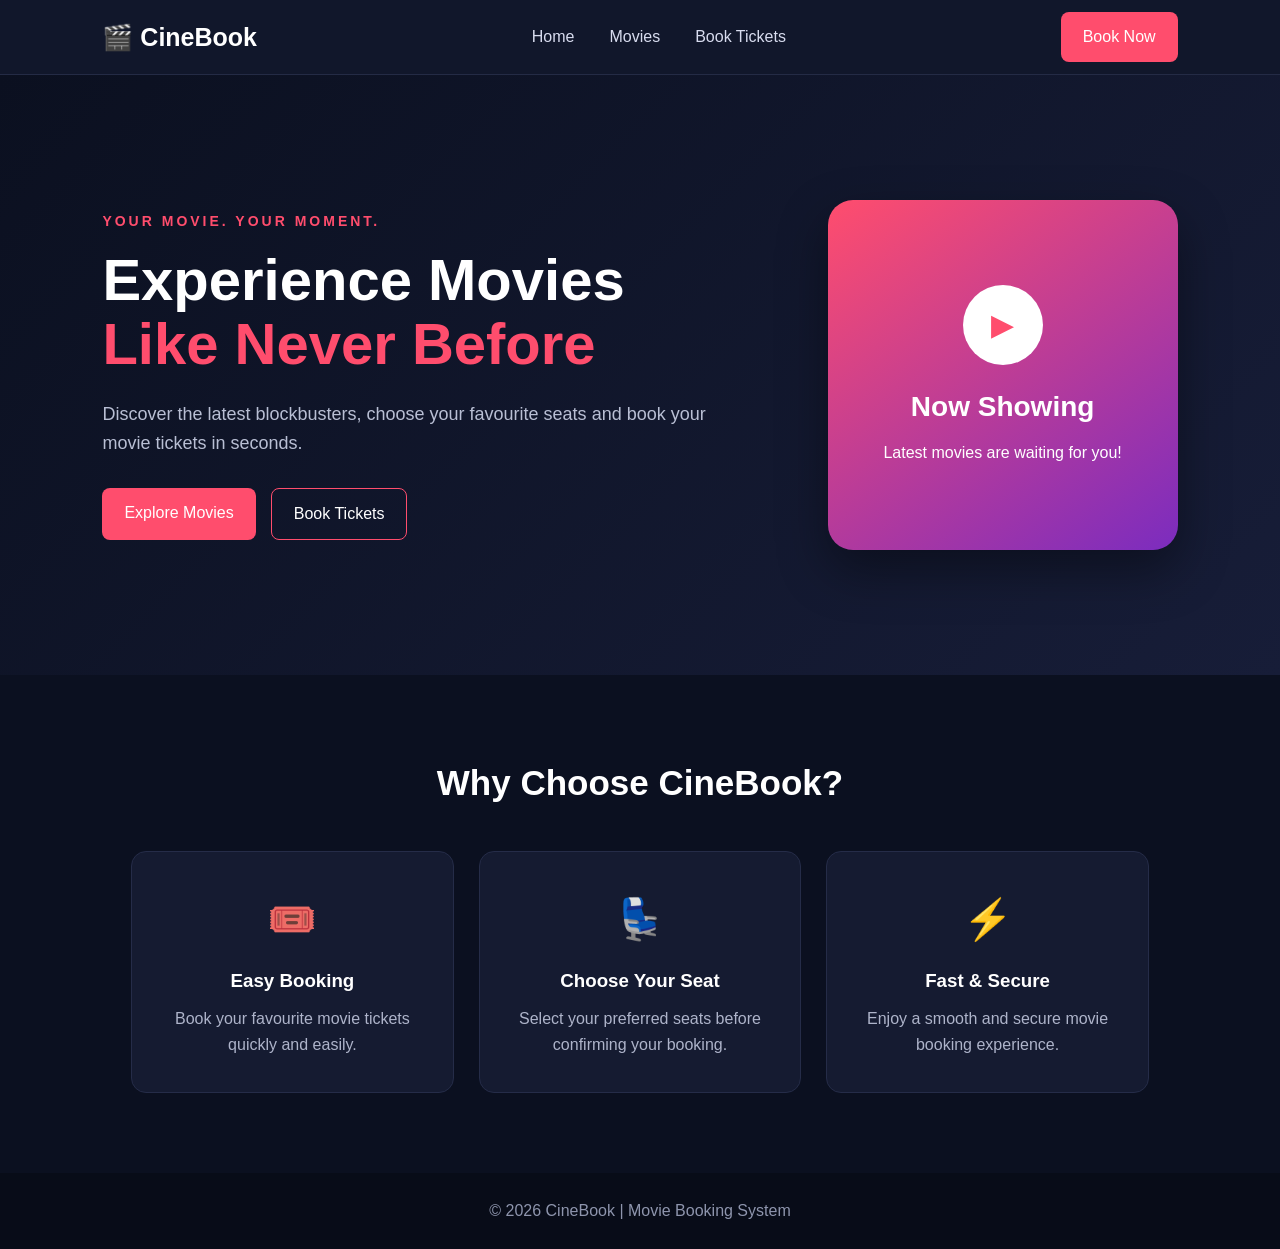
<file: index.html>
<!DOCTYPE html>
<html lang="en">
<head>
    <meta charset="UTF-8">
    <meta name="viewport" content="width=device-width, initial-scale=1.0">
    <title>CineBook - Movie Booking</title>
    <link rel="stylesheet" href="style.css">
</head>

<body>

<header>
    <nav class="navbar">
        <div class="logo">🎬 CineBook</div>

        <ul class="nav-links">
            <li><a href="index.html">Home</a></li>
            <li><a href="movies.html">Movies</a></li>
            <li><a href="booking.html">Book Tickets</a></li>
        </ul>

        <a href="booking.html" class="nav-btn">Book Now</a>
    </nav>
</header>

<section class="hero">

    <div class="hero-content">
        <p class="tagline">YOUR MOVIE. YOUR MOMENT.</p>

        <h1>Experience Movies<br>
            <span>Like Never Before</span>
        </h1>

        <p>
            Discover the latest blockbusters, choose your favourite
            seats and book your movie tickets in seconds.
        </p>

        <div class="hero-buttons">
            <a href="movies.html" class="primary-btn">Explore Movies</a>
            <a href="booking.html" class="secondary-btn">Book Tickets</a>
        </div>
    </div>

    <div class="hero-card">
        <div class="play-icon">▶</div>
        <h2>Now Showing</h2>
        <p>Latest movies are waiting for you!</p>
    </div>

</section>

<section class="features">

    <h2>Why Choose CineBook?</h2>

    <div class="feature-container">

        <div class="feature-card">
            <div class="feature-icon">🎟️</div>
            <h3>Easy Booking</h3>
            <p>Book your favourite movie tickets quickly and easily.</p>
        </div>

        <div class="feature-card">
            <div class="feature-icon">💺</div>
            <h3>Choose Your Seat</h3>
            <p>Select your preferred seats before confirming your booking.</p>
        </div>

        <div class="feature-card">
            <div class="feature-icon">⚡</div>
            <h3>Fast & Secure</h3>
            <p>Enjoy a smooth and secure movie booking experience.</p>
        </div>

    </div>

</section>

<footer>
    <p>© 2026 CineBook | Movie Booking System</p>
</footer>

</body>
</html>
</file>
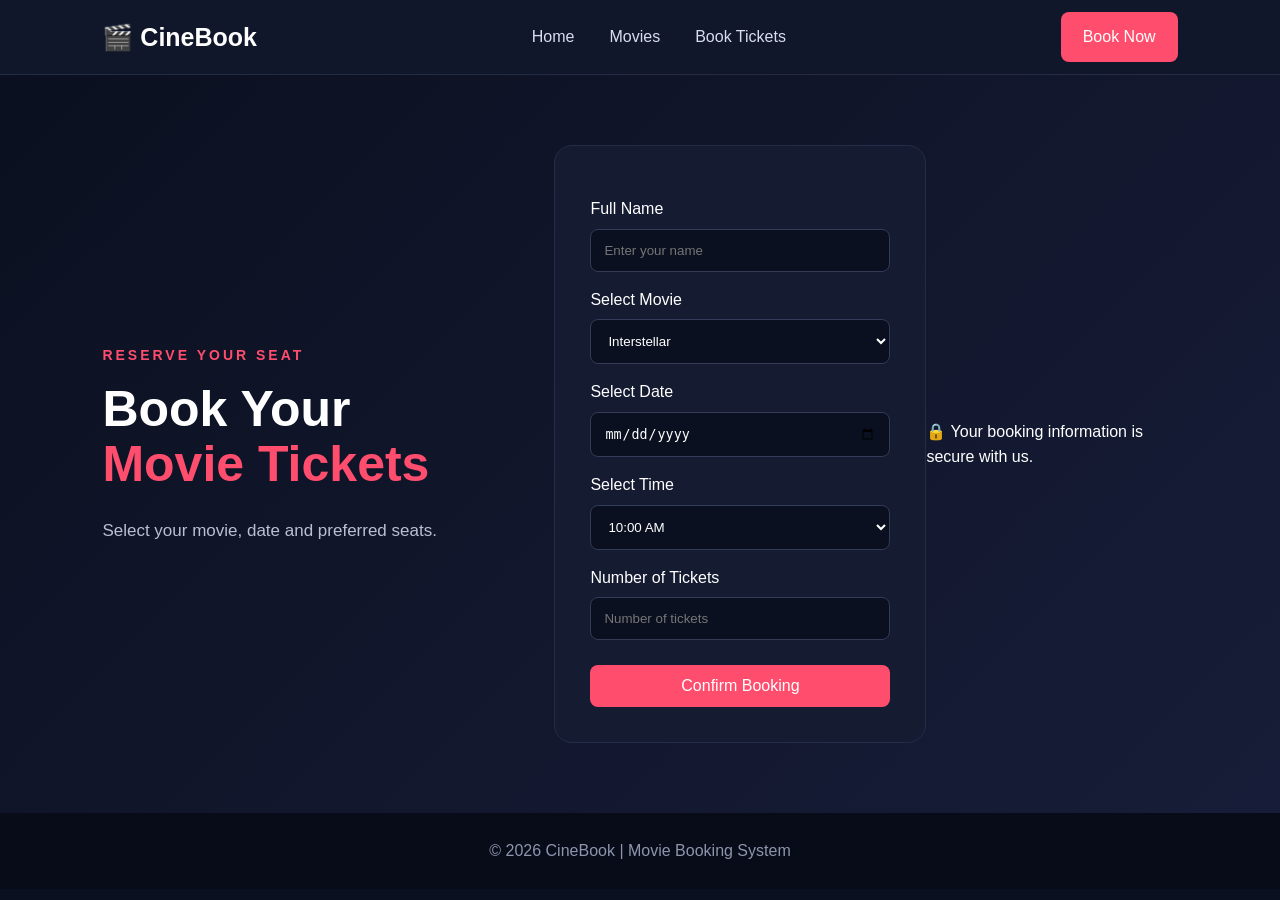
<file: booking.html>
<!DOCTYPE html>
<html lang="en">

<head>
    <meta charset="UTF-8">
    <meta name="viewport" content="width=device-width, initial-scale=1.0">
    <title>Book Tickets - CineBook</title>
    <link rel="stylesheet" href="style.css">
</head>

<body>

<header>
    <nav class="navbar">
        <div class="logo">🎬 CineBook</div>

        <ul class="nav-links">
            <li><a href="index.html">Home</a></li>
            <li><a href="movies.html">Movies</a></li>
            <li><a href="booking.html">Book Tickets</a></li>
        </ul>

        <a href="booking.html" class="nav-btn">Book Now</a>
    </nav>
</header>

<section class="booking-section">

    <div class="booking-container">

        <div class="booking-info">
            <p class="tagline">RESERVE YOUR SEAT</p>

            <h1>Book Your<br>
                <span>Movie Tickets</span>
            </h1>

            <p>
                Select your movie, date and preferred seats.
            </p>
        </div>

        <form class="booking-form">

            <label>Full Name</label>
            <input type="text" placeholder="Enter your name">

            <label>Select Movie</label>

            <select>
                <option>Interstellar</option>
                <option>Spiderman: Brand New Day</option>
                <option>Galactic Journey</option>
                <option>Shadow Mission</option>
                <option>Beyond Dreams</option>
                <option>Weekend Madness</option>
            </select>

            <label>Select Date</label>
            <input type="date">

            <label>Select Time</label>

            <select>
                <option>10:00 AM</option>
                <option>1:30 PM</option>
                <option>5:00 PM</option>
                <option>8:30 PM</option>
            </select>

            <label>Number of Tickets</label>
            <input type="number" min="1" max="10" placeholder="Number of tickets">

            <button type="submit" class="primary-btn">
                Confirm Booking
            </button>

        </form>

    </div>
    <p class="secure-message">
    🔒 Your booking information is secure with us.
</p>

</section>

<footer>
    <p>© 2026 CineBook | Movie Booking System</p>
</footer>

</body>
</html>
</file>
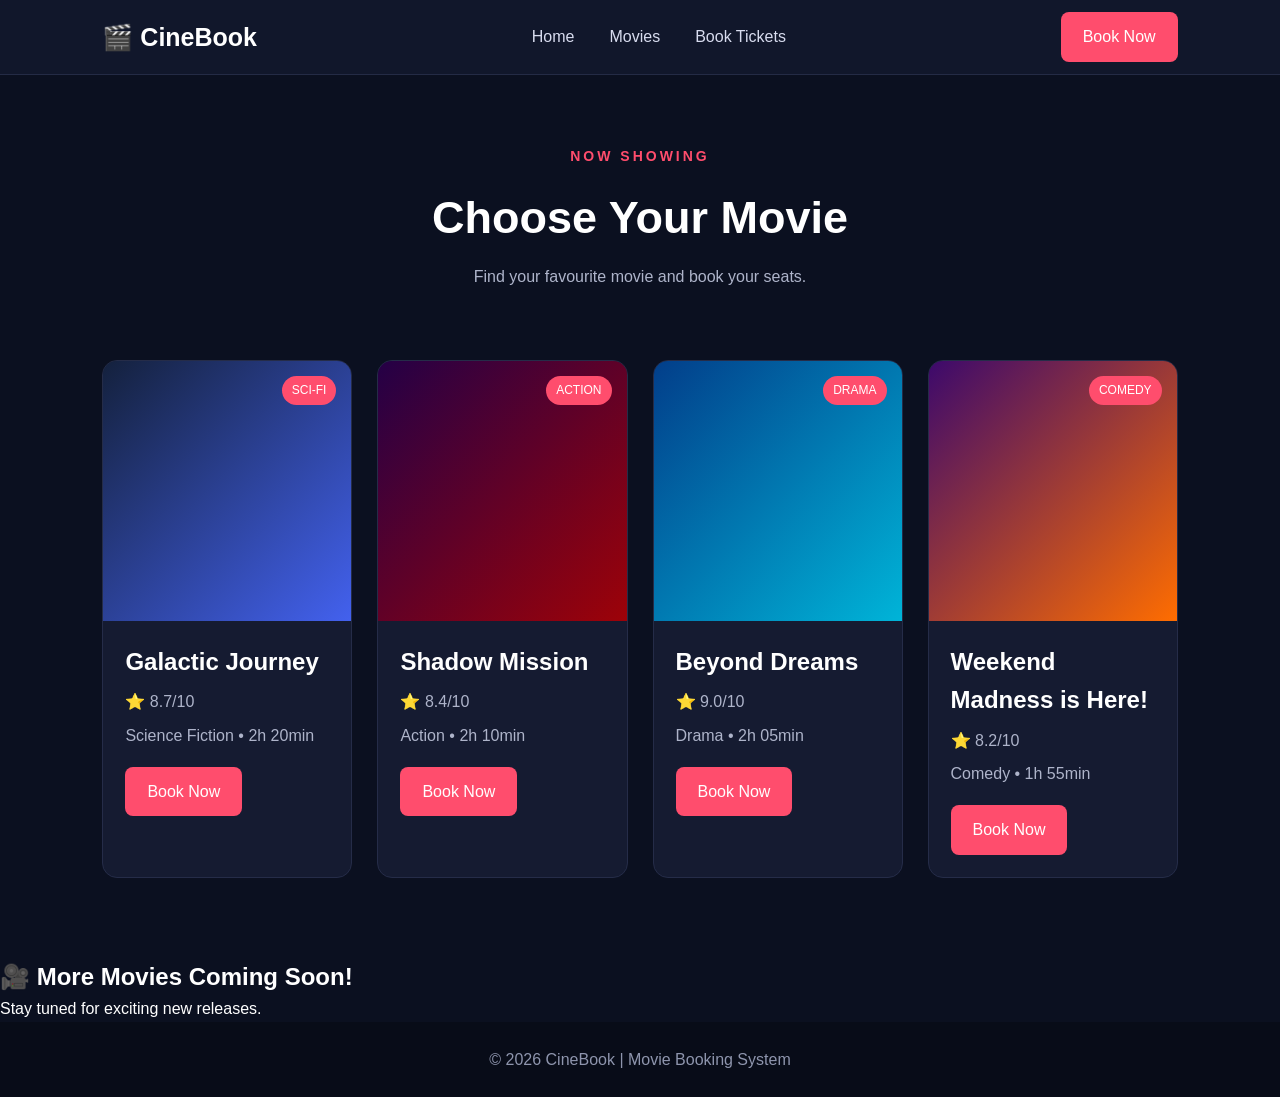
<file: movies.html>
<!DOCTYPE html>
<html lang="en">

<head>
    <meta charset="UTF-8">
    <meta name="viewport" content="width=device-width, initial-scale=1.0">
    <title>Movies - CineBook</title>
    <link rel="stylesheet" href="style.css">
</head>

<body>

<header>
    <nav class="navbar">
        <div class="logo">🎬 CineBook</div>

        <ul class="nav-links">
            <li><a href="index.html">Home</a></li>
            <li><a href="movies.html">Movies</a></li>
            <li><a href="booking.html">Book Tickets</a></li>
        </ul>

        <a href="booking.html" class="nav-btn">Book Now</a>
    </nav>
</header>

<section class="page-header">
    <p class="tagline">NOW SHOWING</p>
    <h1>Choose Your Movie</h1>
    <p>Find your favourite movie and book your seats.</p>
</section>

<section class="movies">

    <div class="movie-card">
        <div class="movie-image movie-one">
            <span>SCI-FI</span>
        </div>

        <div class="movie-info">
            <h2>Galactic Journey</h2>
            <p>⭐ 8.7/10</p>
            <p>Science Fiction • 2h 20min</p>
            <a href="booking.html" class="primary-btn">Book Now</a>
        </div>
    </div>


    <div class="movie-card">
        <div class="movie-image movie-two">
            <span>ACTION</span>
        </div>

        <div class="movie-info">
            <h2>Shadow Mission</h2>
            <p>⭐ 8.4/10</p>
            <p>Action • 2h 10min</p>
            <a href="booking.html" class="primary-btn">Book Now</a>
        </div>
    </div>


    <div class="movie-card">
        <div class="movie-image movie-three">
            <span>DRAMA</span>
        </div>

        <div class="movie-info">
            <h2>Beyond Dreams</h2>
            <p>⭐ 9.0/10</p>
            <p>Drama • 2h 05min</p>
            <a href="booking.html" class="primary-btn">Book Now</a>
        </div>
    </div>


    <div class="movie-card">
        <div class="movie-image movie-four">
            <span>COMEDY</span>
        </div>

        <div class="movie-info">
            <h2>Weekend Madness is Here!</h2>
            <p>⭐ 8.2/10</p>
            <p>Comedy • 1h 55min</p>
            <a href="booking.html" class="primary-btn">Book Now</a>
        </div>
    </div>

</section>
<section class="movie-message">
    <h2>🎥 More Movies Coming Soon!</h2>
    <p>Stay tuned for exciting new releases.</p>
</section>

<footer>
    <p>© 2026 CineBook | Movie Booking System</p>
</footer>

</body>
</html>
</file>
<file: style.css>
* {
    margin: 0;
    padding: 0;
    box-sizing: border-box;
}

body {
    font-family: Arial, sans-serif;
    background: #0b1020;
    color: white;
    line-height: 1.6;
}

/* NAVBAR */

.navbar {
    height: 75px;
    padding: 0 8%;
    display: flex;
    align-items: center;
    justify-content: space-between;
    background: #11172b;
    border-bottom: 1px solid #242b45;
}

.logo {
    font-size: 25px;
    font-weight: bold;
}

.nav-links {
    display: flex;
    list-style: none;
    gap: 35px;
}

.nav-links a {
    color: #d8dcef;
    text-decoration: none;
    transition: 0.3s;
}

.nav-links a:hover {
    color: #ff4d6d;
}

.nav-btn,
.primary-btn {
    display: inline-block;
    padding: 12px 22px;
    border-radius: 8px;
    background: #ff4d6d;
    color: white;
    text-decoration: none;
    border: none;
    cursor: pointer;
    transition: 0.3s;
}

.nav-btn:hover,
.primary-btn:hover {
    background: #ff3157;
    transform: translateY(-2px);
}


/* HERO */

.hero {
    min-height: 600px;
    padding: 80px 8%;
    display: flex;
    align-items: center;
    justify-content: space-between;
    gap: 60px;
    background: linear-gradient(135deg, #0b1020, #171d38);
}

.hero-content {
    max-width: 650px;
}

.tagline {
    color: #ff4d6d;
    font-size: 14px;
    font-weight: bold;
    letter-spacing: 3px;
    margin-bottom: 15px;
}

.hero h1 {
    font-size: 58px;
    line-height: 1.1;
    margin-bottom: 25px;
}

.hero h1 span,
.booking-info h1 span {
    color: #ff4d6d;
}

.hero-content > p:not(.tagline) {
    color: #b9bfd4;
    font-size: 18px;
    margin-bottom: 30px;
}

.hero-buttons {
    display: flex;
    gap: 15px;
}

.secondary-btn {
    display: inline-block;
    padding: 12px 22px;
    border: 1px solid #ff4d6d;
    border-radius: 8px;
    color: white;
    text-decoration: none;
}

.secondary-btn:hover {
    background: #ff4d6d;
}


/* HERO CARD */

.hero-card {
    width: 350px;
    height: 350px;
    border-radius: 25px;
    background: linear-gradient(145deg, #ff4d6d, #7b2cbf);
    display: flex;
    flex-direction: column;
    align-items: center;
    justify-content: center;
    text-align: center;
    box-shadow: 0 20px 50px rgba(0, 0, 0, 0.4);
}

.play-icon {
    width: 80px;
    height: 80px;
    border-radius: 50%;
    background: white;
    color: #ff4d6d;
    display: flex;
    align-items: center;
    justify-content: center;
    font-size: 30px;
    margin-bottom: 20px;
}

.hero-card h2 {
    font-size: 28px;
}

.hero-card p {
    margin-top: 10px;
}


/* FEATURES */

.features {
    padding: 80px 8%;
    text-align: center;
}

.features > h2 {
    font-size: 35px;
    margin-bottom: 40px;
}

.feature-container {
    display: flex;
    justify-content: center;
    gap: 25px;
}

.feature-card {
    background: #151b31;
    padding: 35px;
    width: 30%;
    border-radius: 15px;
    border: 1px solid #252c48;
    transition: 0.3s;
}

.feature-card:hover {
    transform: translateY(-8px);
    border-color: #ff4d6d;
}

.feature-icon {
    font-size: 40px;
    margin-bottom: 15px;
}

.feature-card h3 {
    margin-bottom: 10px;
}

.feature-card p {
    color: #aeb4ca;
}


/* PAGE HEADER */

.page-header {
    text-align: center;
    padding: 70px 20px 40px;
}

.page-header h1 {
    font-size: 45px;
    margin-bottom: 10px;
}

.page-header p:last-child {
    color: #aeb4ca;
}


/* MOVIES */

.movies {
    padding: 30px 8% 80px;
    display: grid;
    grid-template-columns: repeat(4, 1fr);
    gap: 25px;
}

.movie-card {
    background: #151b31;
    border-radius: 15px;
    overflow: hidden;
    border: 1px solid #252c48;
    transition: 0.3s;
}

.movie-card:hover {
    transform: translateY(-8px);
    border-color: #ff4d6d;
}

.movie-image {
    height: 260px;
    display: flex;
    align-items: flex-start;
    justify-content: flex-end;
    padding: 15px;
}

.movie-image span {
    background: #ff4d6d;
    padding: 5px 10px;
    border-radius: 20px;
    font-size: 12px;
}

.movie-one {
    background: linear-gradient(135deg, #14213d, #4361ee);
}

.movie-two {
    background: linear-gradient(135deg, #240046, #9d0208);
}

.movie-three {
    background: linear-gradient(135deg, #023e8a, #00b4d8);
}

.movie-four {
    background: linear-gradient(135deg, #3c096c, #ff6d00);
}

.movie-info {
    padding: 22px;
}

.movie-info h2 {
    margin-bottom: 8px;
}

.movie-info p {
    color: #aeb4ca;
    margin-bottom: 8px;
}

.movie-info .primary-btn {
    margin-top: 10px;
}


/* BOOKING */

.booking-section {
    min-height: 700px;
    padding: 70px 8%;
    display: flex;
    align-items: center;
    background: linear-gradient(135deg, #0b1020, #171d38);
}

.booking-container {
    width: 100%;
    max-width: 1100px;
    margin: auto;
    display: grid;
    grid-template-columns: 1fr 1fr;
    gap: 80px;
    align-items: center;
}

.booking-info h1 {
    font-size: 50px;
    line-height: 1.1;
    margin-bottom: 25px;
}

.booking-info > p:last-child {
    color: #b9bfd4;
    font-size: 17px;
}

.booking-form {
    background: #151b31;
    padding: 35px;
    border-radius: 18px;
    border: 1px solid #252c48;
}

.booking-form label {
    display: block;
    margin-bottom: 7px;
    margin-top: 15px;
}

.booking-form input,
.booking-form select {
    width: 100%;
    padding: 13px;
    border-radius: 8px;
    border: 1px solid #343b59;
    background: #0b1020;
    color: white;
    outline: none;
}

.booking-form input:focus,
.booking-form select:focus {
    border-color: #ff4d6d;
}

.booking-form button {
    width: 100%;
    margin-top: 25px;
    font-size: 16px;
}


/* FOOTER */

footer {
    text-align: center;
    padding: 25px;
    background: #080c18;
    color: #8e95ad;
}


/* RESPONSIVE */

@media (max-width: 900px) {

    .hero {
        flex-direction: column;
        text-align: center;
    }

    .hero-buttons {
        justify-content: center;
    }

    .feature-container {
        flex-direction: column;
    }

    .feature-card {
        width: 100%;
    }

    .movies {
        grid-template-columns: repeat(2, 1fr);
    }

    .booking-container {
        grid-template-columns: 1fr;
    }

    .nav-links {
        display: none;
    }
}

@media (max-width: 600px) {

    .hero h1 {
        font-size: 40px;
    }

    .hero-card {
        width: 280px;
        height: 280px;
    }

    .movies {
        grid-template-columns: 1fr;
    }

    .booking-info h1 {
        font-size: 40px;
    }
    .movie-message {
    text-align: center;
    padding: 50px 20px;
    background: #151b31;
}

.movie-message h2 {
    color: #ff4d6d;
    margin-bottom: 10px;
}

.movie-message p {
    color: #aeb4ca;
}
}
</file>
